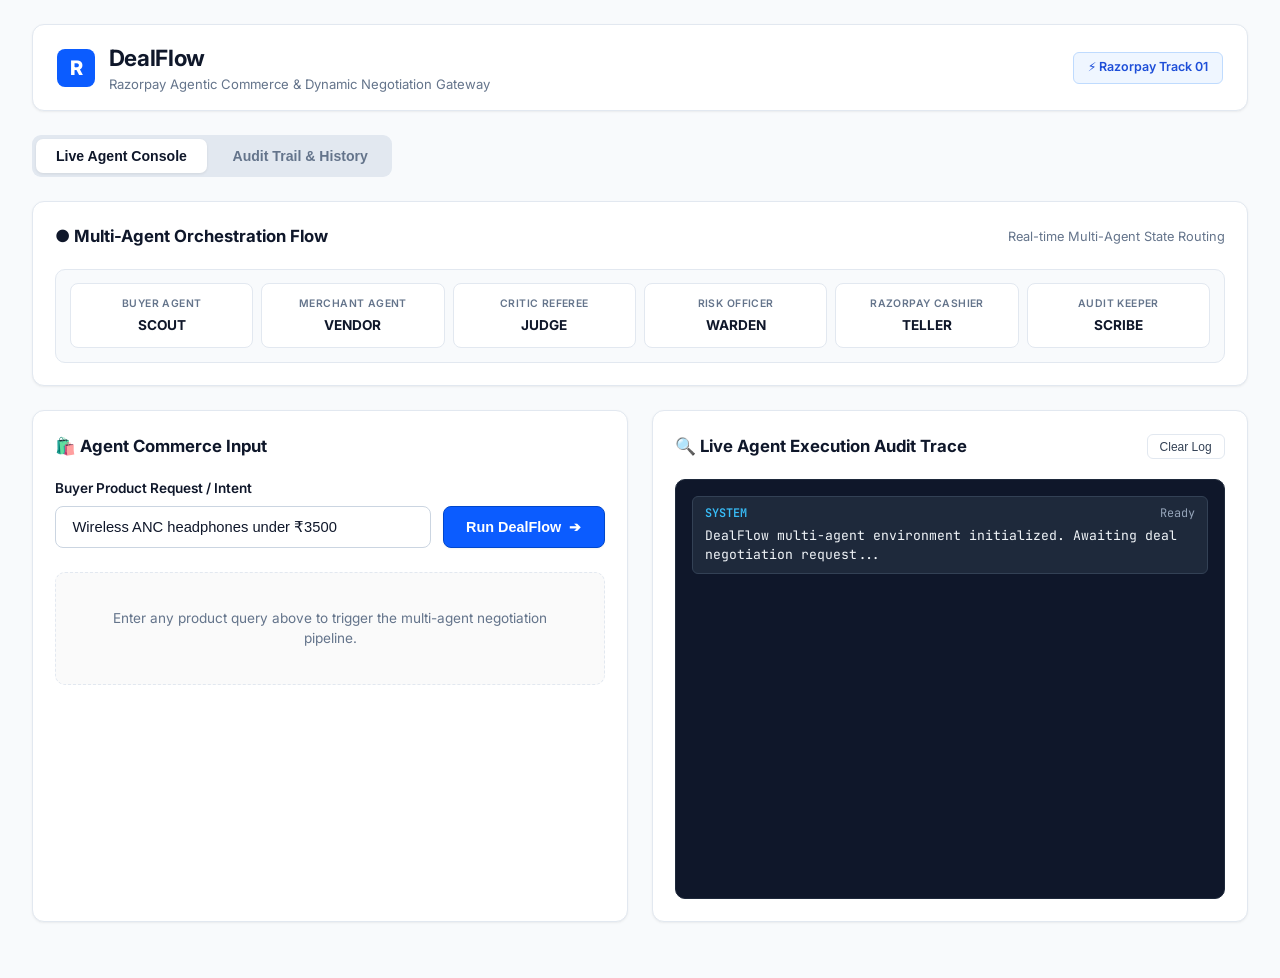
<file: frontend/index.html>
<!DOCTYPE html>
<html lang="en">
<head>
  <meta charset="UTF-8">
  <meta name="viewport" content="width=device-width, initial-scale=1.0">
  <title>DealFlow | Razorpay Agentic Commerce Platform</title>
  <link rel="stylesheet" href="styles.css">
  <link rel="preconnect" href="https://fonts.googleapis.com">
  <link rel="preconnect" href="https://fonts.gstatic.com" crossorigin>
  <link href="https://fonts.googleapis.com/css2?family=Inter:wght@400;500;600;700;800&family=JetBrains+Mono:wght@400;500;600&display=swap" rel="stylesheet">
</head>
<body>

  <div class="container">
    <!-- Razorpay Corporate Header -->
    <header>
      <div class="logo-area">
        <div class="logo-icon">R</div>
        <div class="logo-title">
          <h1>DealFlow</h1>
          <div class="logo-subtitle">Razorpay Agentic Commerce & Dynamic Negotiation Gateway</div>
        </div>
      </div>
      <div class="header-badges">
        <span class="badge badge-rzp">⚡ Razorpay Track 01</span>
      </div>
    </header>

    <!-- Navigation Tabs -->
    <div class="nav-tabs">
      <button class="tab-btn active" onclick="switchTab('dashboard')">Live Agent Console</button>
      <button class="tab-btn" onclick="switchTab('history')">Audit Trail & History</button>
    </div>

    <!-- TAB 1: Live Control Console -->
    <div id="tab-dashboard" class="tab-content">
      
      <!-- Multi-Agent Graph Diagram -->
      <div class="glass-card" style="margin-bottom: 1.5rem;">
        <div class="card-header">
          <div class="card-title">● Multi-Agent Orchestration Flow</div>
          <span style="font-size: 0.8rem; color: var(--rzp-text-muted);">Real-time Multi-Agent State Routing</span>
        </div>

        <div class="agent-flow-graph">
          <div class="agent-node" id="node-SCOUT">
            <div class="node-role">Buyer Agent</div>
            <div class="node-name">SCOUT</div>
          </div>
          <div class="agent-node" id="node-VENDOR">
            <div class="node-role">Merchant Agent</div>
            <div class="node-name">VENDOR</div>
          </div>
          <div class="agent-node" id="node-JUDGE">
            <div class="node-role">Critic Referee</div>
            <div class="node-name">JUDGE</div>
          </div>
          <div class="agent-node" id="node-WARDEN">
            <div class="node-role">Risk Officer</div>
            <div class="node-name">WARDEN</div>
          </div>
          <div class="agent-node" id="node-TELLER">
            <div class="node-role">Razorpay Cashier</div>
            <div class="node-name">TELLER</div>
          </div>
          <div class="agent-node" id="node-SCRIBE">
            <div class="node-role">Audit Keeper</div>
            <div class="node-name">SCRIBE</div>
          </div>
        </div>
      </div>

      <!-- Main Layout Grid -->
      <div class="grid-main">
        
        <!-- Left Column: Input Console -->
        <div class="glass-card">
          <div class="card-header">
            <div class="card-title">🛍️ Agent Commerce Input</div>
          </div>

          <div class="prompt-area">
            <label for="promptInput">Buyer Product Request / Intent</label>
            <div class="input-group">
              <input type="text" id="promptInput" class="prompt-input" placeholder="e.g. Wireless ANC headphones under ₹3500" value="Wireless ANC headphones under ₹3500">
              <button id="negotiateBtn" class="btn-primary" onclick="runNegotiation()">
                <span>Run DealFlow</span> ➔
              </button>
            </div>
          </div>

          <!-- Negotiated Offer Output / Fallback Card -->
          <div id="outputArea" style="margin-top: 1.5rem;">
            <div style="font-size: 0.85rem; color: var(--rzp-text-muted); text-align: center; padding: 2.2rem; border: 1px dashed var(--rzp-border); border-radius: 10px; background: #fafafa;">
              Enter any product query above to trigger the multi-agent negotiation pipeline.
            </div>
          </div>
        </div>

        <!-- Right Column: Live Decision Trace Log -->
        <div class="glass-card">
          <div class="card-header">
            <div class="card-title">🔍 Live Agent Execution Audit Trace</div>
            <button class="chip-btn" onclick="clearConsole()" style="font-size: 0.75rem;">Clear Log</button>
          </div>

          <div id="logConsole" class="log-console">
            <div class="log-entry SYSTEM">
              <div class="log-header">
                <span class="log-agent">SYSTEM</span>
                <span>Ready</span>
              </div>
              <div class="log-msg">DealFlow multi-agent environment initialized. Awaiting deal negotiation request...</div>
            </div>
          </div>
        </div>

      </div>
    </div>

    <!-- TAB 2: Audit Trail & History -->
    <div id="tab-history" class="tab-content hidden">
      <div class="glass-card">
        <div class="card-header">
          <div class="card-title">Historical Negotiation Audit Trail</div>
          <button class="btn-primary" onclick="loadHistory()" style="padding: 0.45rem 1.1rem; font-size: 0.82rem;">Refresh Records</button>
        </div>

        <table class="history-table">
          <thead>
            <tr>
              <th>ID</th>
              <th>Prompt</th>
              <th>Status</th>
              <th>Price (INR)</th>
              <th>Razorpay Order</th>
              <th>Loops</th>
              <th>Timestamp</th>
            </tr>
          </thead>
          <tbody id="historyBody">
            <tr>
              <td colspan="7" style="text-align: center; color: var(--rzp-text-muted); padding: 2rem;">Loading audit records from SQLite...</td>
            </tr>
          </tbody>
        </table>
      </div>
    </div>

  </div>

  <script src="app.js"></script>
</body>
</html>
</file>
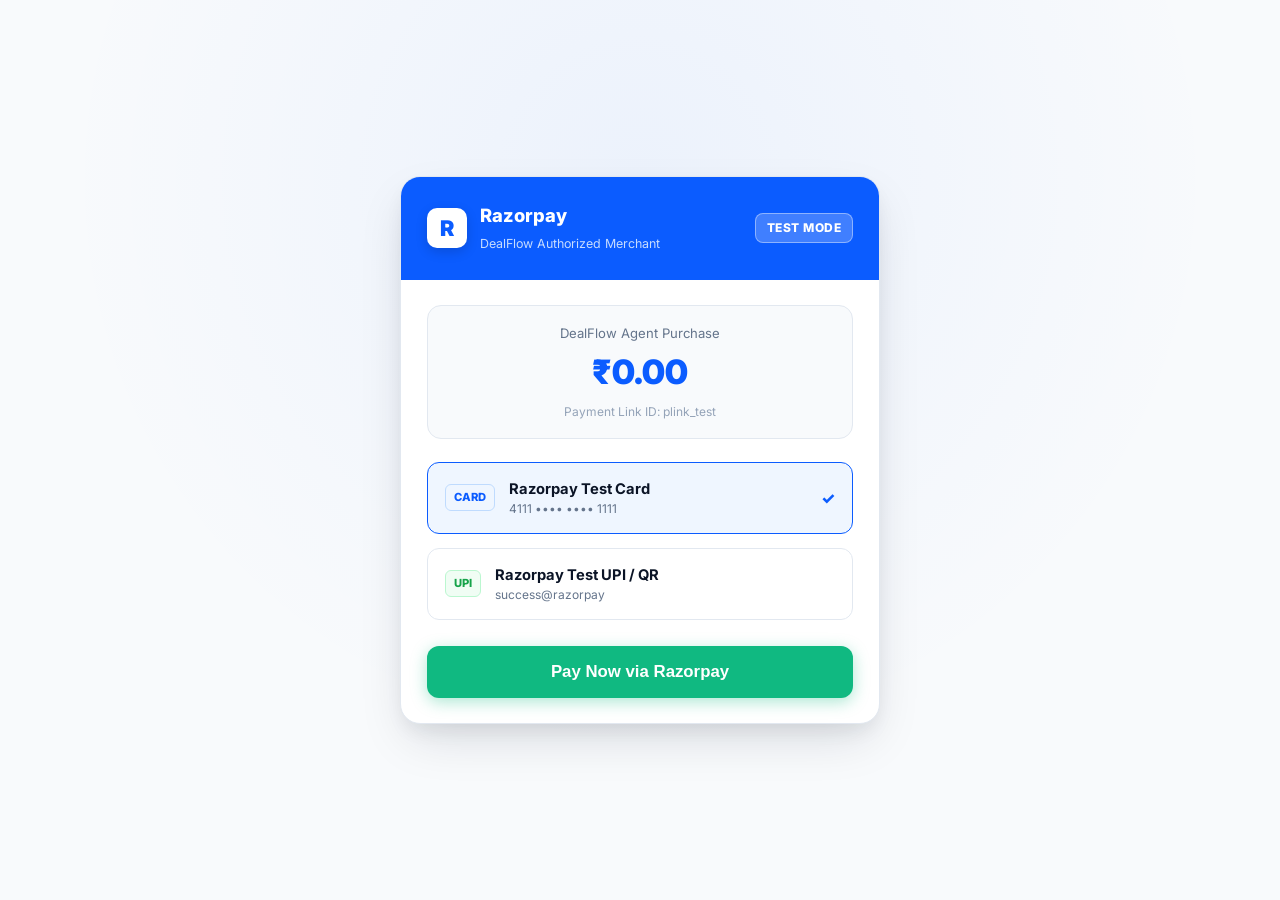
<file: frontend/checkout.html>
<!DOCTYPE html>
<html lang="en">
<head>
  <meta charset="UTF-8">
  <meta name="viewport" content="width=device-width, initial-scale=1.0">
  <title>Razorpay Payment Gateway (Test Mode) | DealFlow</title>
  <link rel="stylesheet" href="styles.css">
  <style>
    body {
      background: #f8fafc;
      background-image: 
        radial-gradient(circle at 50% 20%, rgba(11, 92, 255, 0.05) 0px, transparent 60%);
      display: flex;
      justify-content: center;
      align-items: center;
      min-height: 100vh;
      margin: 0;
      padding: 1.5rem;
    }
    .checkout-modal {
      background: #ffffff;
      border: 1px solid #e2e8f0;
      border-radius: 20px;
      width: 100%;
      max-width: 480px;
      overflow: hidden;
      box-shadow: 0 20px 50px -10px rgba(11, 20, 38, 0.15), 0 10px 20px -5px rgba(11, 20, 38, 0.08);
    }
    .rzp-header {
      background: #0b5cff;
      padding: 1.6rem;
      color: #ffffff;
      display: flex;
      justify-content: space-between;
      align-items: center;
    }
    .rzp-brand {
      display: flex;
      align-items: center;
      gap: 0.85rem;
    }
    .rzp-logo {
      width: 40px;
      height: 40px;
      background: #ffffff;
      border-radius: 10px;
      display: flex;
      align-items: center;
      justify-content: center;
      font-weight: 900;
      color: #0b5cff;
      font-size: 1.35rem;
      box-shadow: 0 4px 12px rgba(0, 0, 0, 0.15);
    }
    .rzp-title h3 {
      font-size: 1.15rem;
      font-weight: 800;
      margin: 0;
      color: #ffffff;
    }
    .rzp-title span {
      font-size: 0.78rem;
      opacity: 0.9;
      color: #dbeafe;
    }
    .rzp-test-badge {
      background: rgba(255, 255, 255, 0.22);
      border: 1px solid rgba(255, 255, 255, 0.4);
      padding: 0.3rem 0.7rem;
      border-radius: 8px;
      font-size: 0.75rem;
      font-weight: 800;
      letter-spacing: 0.5px;
      color: #ffffff;
    }
    .rzp-body {
      padding: 1.6rem;
    }
    .amount-display {
      background: #f8fafc;
      border: 1px solid #e2e8f0;
      border-radius: 14px;
      padding: 1.1rem;
      text-align: center;
      margin-bottom: 1.4rem;
    }
    .amount-label {
      font-size: 0.82rem;
      color: #64748b;
    }
    .amount-value {
      font-size: 2.1rem;
      font-weight: 900;
      color: #0b5cff;
      margin-top: 0.2rem;
    }
    .payment-methods {
      display: flex;
      flex-direction: column;
      gap: 0.85rem;
      margin-bottom: 1.6rem;
    }
    .method-card {
      background: #ffffff;
      border: 1px solid #e2e8f0;
      border-radius: 12px;
      padding: 0.95rem 1.1rem;
      display: flex;
      align-items: center;
      justify-content: space-between;
      cursor: pointer;
      transition: all 0.2s;
    }
    .method-card:hover, .method-card.selected {
      border-color: #0b5cff;
      background: #eff6ff;
    }
    .method-info {
      display: flex;
      align-items: center;
      gap: 0.85rem;
    }
    .method-icon {
      font-size: 1.4rem;
    }
    .method-name {
      font-weight: 700;
      font-size: 0.92rem;
      color: #0b1426;
    }
    .pay-now-btn {
      width: 100%;
      background: #10b981;
      border: none;
      color: #ffffff;
      padding: 1rem;
      border-radius: 12px;
      font-weight: 800;
      font-size: 1.05rem;
      cursor: pointer;
      box-shadow: 0 4px 16px rgba(16, 185, 129, 0.35);
      transition: all 0.25s;
    }
    .pay-now-btn:hover {
      background: #059669;
      box-shadow: 0 6px 20px rgba(16, 185, 129, 0.45);
      transform: translateY(-1px);
    }
    .success-screen {
      text-align: center;
      padding: 2.2rem 1rem;
    }
    .success-icon {
      width: 68px;
      height: 68px;
      background: #ecfdf5;
      color: #10b981;
      border-radius: 50%;
      display: flex;
      align-items: center;
      justify-content: center;
      font-size: 2.2rem;
      margin: 0 auto 1.1rem;
      border: 2px solid #10b981;
      box-shadow: 0 4px 14px rgba(16, 185, 129, 0.25);
    }
  </style>
</head>
<body>

  <div class="checkout-modal">
    <!-- Header -->
    <div class="rzp-header">
      <div class="rzp-brand">
        <div class="rzp-logo">R</div>
        <div class="rzp-title">
          <h3>Razorpay</h3>
          <span>DealFlow Authorized Merchant</span>
        </div>
      </div>
      <span class="rzp-test-badge">TEST MODE</span>
    </div>

    <!-- Body -->
    <div class="rzp-body" id="checkoutContent">
      <div class="amount-display">
        <div class="amount-label" id="descText">Negotiated Agent Purchase</div>
        <div class="amount-value" id="amountText">₹0.00</div>
        <div style="font-size: 0.75rem; color: #94a3b8; margin-top: 0.35rem;" id="linkIdText">Link ID: --</div>
      </div>

      <div class="payment-methods">
        <div class="method-card selected" onclick="selectMethod(this, 'card')">
          <div class="method-info">
            <div style="background: #eff6ff; color: #0b5cff; border: 1px solid #bfdbfe; font-size: 0.7rem; font-weight: 800; padding: 0.25rem 0.5rem; border-radius: 6px;">CARD</div>
            <div>
              <div class="method-name">Razorpay Test Card</div>
              <div style="font-size: 0.75rem; color: #64748b;">4111 •••• •••• 1111</div>
            </div>
          </div>
          <span style="color: #0b5cff; font-weight: 800;">✓</span>
        </div>

        <div class="method-card" onclick="selectMethod(this, 'upi')">
          <div class="method-info">
            <div style="background: #f0fdf4; color: #16a34a; border: 1px solid #bbf7d0; font-size: 0.7rem; font-weight: 800; padding: 0.25rem 0.5rem; border-radius: 6px;">UPI</div>
            <div>
              <div class="method-name">Razorpay Test UPI / QR</div>
              <div style="font-size: 0.75rem; color: #64748b;">success@razorpay</div>
            </div>
          </div>
        </div>
      </div>

      <button id="paySubmitBtn" class="pay-now-btn" onclick="executeSelectedPayment()">
        Pay Now via Razorpay
      </button>
    </div>
  </div>

  <script>
    const params = new URLSearchParams(window.location.search);
    const amount = params.get('amount') || '0.00';
    const desc = params.get('desc') || 'DealFlow Agent Purchase';
    const linkId = params.get('link_id') || 'plink_test';

    document.getElementById('amountText').innerText = `₹${parseFloat(amount).toFixed(2)}`;
    document.getElementById('descText').innerText = decodeURIComponent(desc);
    document.getElementById('linkIdText').innerText = `Payment Link ID: ${linkId}`;

    function selectMethod(el, method) {
      document.querySelectorAll('.method-card').forEach(c => {
        c.classList.remove('selected');
        c.querySelector('span:last-child')?.remove();
      });
      el.classList.add('selected');
      const check = document.createElement('span');
      check.style.color = '#0b5cff';
      check.style.fontWeight = '800';
      check.innerText = '✓';
      el.appendChild(check);
    }

    function executeSelectedPayment() {
      processPayment();
    }

    function processPayment() {
      const content = document.getElementById('checkoutContent');
      content.innerHTML = `
        <div style="text-align: center; padding: 3.2rem 1rem;">
          <div class="pulse-dot" style="width: 26px; height: 26px; margin: 0 auto 1.2rem; background: #0b5cff; box-shadow: 0 0 15px #0b5cff;"></div>
          <div style="font-size: 1.15rem; font-weight: 800; color: #0b1426;">Authorizing with Razorpay Gateway...</div>
          <div style="font-size: 0.84rem; color: #64748b; margin-top: 0.5rem;">Token verification in progress</div>
        </div>
      `;

      setTimeout(() => {
        const payId = 'pay_' + Math.random().toString(36).substring(2, 12);
        content.innerHTML = `
          <div class="success-screen">
            <div class="success-icon">✓</div>
            <h3 style="font-size: 1.45rem; color: #10b981; margin-bottom: 0.5rem;">Payment Successful!</h3>
            <p style="font-size: 0.9rem; color: #334155;">Razorpay Payment ID: <strong>${payId}</strong></p>
            <div style="background: #ecfdf5; border: 1px solid #a7f3d0; padding: 1.1rem; border-radius: 12px; margin: 1.6rem 0; font-size: 0.88rem; color: #047857;">
              Captured ₹${parseFloat(amount).toFixed(2)} via Razorpay Test Mode. Transaction logged to DealFlow SQLite database.
            </div>
            <button class="pay-now-btn" onclick="window.location.href='/'">
              Return to DealFlow Control Center ➔
            </button>
          </div>
        `;
      }, 1200);
    }
  </script>
</body>
</html>
</file>
<file: frontend/styles.css>
/* Razorpay Official Corporate Design System - Authentic Enterprise Theme */
@import url('https://fonts.googleapis.com/css2?family=Inter:wght@400;500;600;700;800&family=JetBrains+Mono:wght@400;500;600&display=swap');

:root {
  --rzp-bg-body: #f8fafc;
  --rzp-bg-card: #ffffff;
  --rzp-bg-subtle: #f1f5f9;
  --rzp-blue-primary: #0b5cff;
  --rzp-blue-hover: #0047cc;
  --rzp-blue-light: #eff6ff;
  --rzp-blue-border: #bfdbfe;
  --rzp-navy-heading: #0f172a;
  --rzp-text-body: #334155;
  --rzp-text-muted: #64748b;
  --rzp-green: #16a34a;
  --rzp-amber: #d97706;
  --rzp-rose: #dc2626;
  --rzp-border: #e2e8f0;
  --rzp-shadow: 0 1px 3px 0 rgba(0, 0, 0, 0.05), 0 1px 2px -1px rgba(0, 0, 0, 0.05);
  --rzp-shadow-hover: 0 4px 6px -1px rgba(0, 0, 0, 0.05), 0 2px 4px -2px rgba(0, 0, 0, 0.05);
  --font-sans: 'Inter', system-ui, -apple-system, BlinkMacSystemFont, 'Segoe UI', Roboto, sans-serif;
  --font-mono: 'JetBrains Mono', 'Fira Code', Consolas, monospace;
}

* {
  box-sizing: border-box;
  margin: 0;
  padding: 0;
}

body {
  background-color: var(--rzp-bg-body);
  color: var(--rzp-text-body);
  font-family: var(--font-sans);
  min-height: 100vh;
  line-height: 1.5;
}

.container {
  max-width: 1360px;
  margin: 0 auto;
  padding: 1.5rem 2rem;
}

/* Header - Razorpay Corporate Header */
header {
  display: flex;
  justify-content: space-between;
  align-items: center;
  padding: 1rem 1.5rem;
  background: #ffffff;
  border: 1px solid var(--rzp-border);
  border-radius: 12px;
  margin-bottom: 1.5rem;
  box-shadow: var(--rzp-shadow);
}

.logo-area {
  display: flex;
  align-items: center;
  gap: 0.85rem;
}

.logo-icon {
  width: 38px;
  height: 38px;
  background: var(--rzp-blue-primary);
  border-radius: 8px;
  display: flex;
  align-items: center;
  justify-content: center;
  font-weight: 800;
  font-size: 1.25rem;
  color: #ffffff;
}

.logo-title h1 {
  font-size: 1.4rem;
  font-weight: 700;
  letter-spacing: -0.3px;
  color: var(--rzp-navy-heading);
}

.logo-subtitle {
  font-size: 0.82rem;
  color: var(--rzp-text-muted);
}

.header-badges {
  display: flex;
  align-items: center;
  gap: 0.75rem;
}

.badge {
  padding: 0.35rem 0.85rem;
  border-radius: 6px;
  font-size: 0.78rem;
  font-weight: 600;
  display: inline-flex;
  align-items: center;
  gap: 0.4rem;
}

.badge-rzp {
  background: var(--rzp-blue-light);
  color: #1d4ed8;
  border: 1px solid var(--rzp-blue-border);
}

/* Segmented Control Nav Tabs */
.nav-tabs {
  display: flex;
  gap: 0.35rem;
  margin-bottom: 1.5rem;
  background: #e2e8f0;
  padding: 0.25rem;
  border-radius: 9px;
  width: fit-content;
}

.tab-btn {
  background: transparent;
  border: none;
  color: var(--rzp-text-muted);
  padding: 0.55rem 1.25rem;
  border-radius: 7px;
  cursor: pointer;
  font-size: 0.88rem;
  font-weight: 600;
  transition: all 0.15s ease;
}

.tab-btn:hover {
  color: var(--rzp-navy-heading);
}

.tab-btn.active {
  color: var(--rzp-navy-heading);
  background: #ffffff;
  box-shadow: 0 1px 3px rgba(0, 0, 0, 0.08);
}

/* Layout Grid */
.grid-main {
  display: grid;
  grid-template-columns: 1fr 1fr;
  gap: 1.5rem;
  margin-bottom: 2rem;
}

@media (max-width: 1024px) {
  .grid-main {
    grid-template-columns: 1fr;
  }
}

/* Enterprise White Card */
.glass-card {
  background: #ffffff;
  border: 1px solid var(--rzp-border);
  border-radius: 12px;
  padding: 1.4rem;
  box-shadow: var(--rzp-shadow);
  transition: all 0.2s ease;
}

.glass-card:hover {
  box-shadow: var(--rzp-shadow-hover);
  border-color: #cbd5e1;
}

.card-header {
  display: flex;
  justify-content: space-between;
  align-items: center;
  margin-bottom: 1.2rem;
}

.card-title {
  font-size: 1.05rem;
  font-weight: 700;
  display: flex;
  align-items: center;
  gap: 0.5rem;
  color: var(--rzp-navy-heading);
}

/* Multi-Agent Graph Diagram */
.agent-flow-graph {
  display: grid;
  grid-template-columns: repeat(6, 1fr);
  gap: 0.5rem;
  background: var(--rzp-bg-body);
  border: 1px solid var(--rzp-border);
  border-radius: 10px;
  padding: 0.85rem;
  margin-top: 0.5rem;
}

.agent-node {
  background: #ffffff;
  border: 1px solid var(--rzp-border);
  border-radius: 8px;
  padding: 0.75rem 0.4rem;
  text-align: center;
  transition: all 0.2s ease;
}

.agent-node .node-role {
  font-size: 0.65rem;
  color: var(--rzp-text-muted);
  text-transform: uppercase;
  letter-spacing: 0.04em;
  font-weight: 600;
}

.agent-node .node-name {
  font-size: 0.85rem;
  font-weight: 700;
  margin-top: 0.2rem;
  color: var(--rzp-navy-heading);
}

.agent-node.active {
  border-color: #2563eb;
  background: #eff6ff;
  box-shadow: 0 1px 4px rgba(37, 99, 235, 0.12);
}

.agent-node.active .node-name {
  color: #1d4ed8;
}

.agent-node.done {
  border-color: #16a34a;
  background: #f0fdf4;
}

.agent-node.done .node-name {
  color: #15803d;
}

.agent-node.vetoed {
  border-color: #dc2626;
  background: #fef2f2;
}

.agent-node.vetoed .node-name {
  color: #b91c1c;
}

/* Prompt Form */
.prompt-area {
  margin-bottom: 1.25rem;
}

.prompt-area label {
  display: block;
  font-size: 0.85rem;
  font-weight: 600;
  color: var(--rzp-navy-heading);
  margin-bottom: 0.45rem;
}

.input-group {
  display: flex;
  gap: 0.75rem;
}

.prompt-input {
  flex: 1;
  background: #ffffff;
  border: 1px solid #cbd5e1;
  border-radius: 8px;
  padding: 0.75rem 1rem;
  color: var(--rzp-navy-heading);
  font-size: 0.92rem;
  outline: none;
  transition: all 0.15s ease;
}

.prompt-input:focus {
  border-color: #2563eb;
  box-shadow: 0 0 0 3px rgba(37, 99, 235, 0.12);
}

.btn-primary {
  background: var(--rzp-blue-primary);
  border: 1px solid var(--rzp-blue-hover);
  color: #ffffff;
  padding: 0.75rem 1.4rem;
  border-radius: 8px;
  font-weight: 600;
  font-size: 0.9rem;
  cursor: pointer;
  transition: background 0.15s ease;
  display: flex;
  align-items: center;
  gap: 0.5rem;
  box-shadow: 0 1px 2px 0 rgba(0, 0, 0, 0.05);
}

.btn-primary:hover {
  background: var(--rzp-blue-hover);
}

.btn-primary:disabled {
  opacity: 0.6;
  cursor: not-allowed;
}

/* Log Console - Clean Developer Audit Trace */
.log-console {
  background: #0f172a;
  border: 1px solid #1e293b;
  border-radius: 10px;
  padding: 1rem;
  font-family: var(--font-mono);
  font-size: 0.82rem;
  height: 420px;
  overflow-y: auto;
  display: flex;
  flex-direction: column;
  gap: 0.6rem;
}

.log-entry {
  padding: 0.55rem 0.75rem;
  border-radius: 6px;
  background: #1e293b;
  border: 1px solid #334155;
  line-height: 1.45;
}

.log-header {
  display: flex;
  justify-content: space-between;
  font-size: 0.74rem;
  color: #94a3b8;
  margin-bottom: 0.2rem;
}

.log-agent {
  font-weight: 600;
  color: #38bdf8;
}

.log-msg {
  color: #f1f5f9;
}

/* Result Offer Card */
.offer-card {
  background: #ffffff;
  border: 1px solid #bfdbfe;
  border-radius: 10px;
  padding: 1.25rem;
  margin-top: 1rem;
  box-shadow: 0 1px 3px rgba(0, 0, 0, 0.05);
}

.offer-header {
  display: flex;
  justify-content: space-between;
  align-items: center;
  border-bottom: 1px solid var(--rzp-border);
  padding-bottom: 0.75rem;
  margin-bottom: 0.75rem;
}

.product-row {
  display: flex;
  justify-content: space-between;
  align-items: center;
  margin-bottom: 0.5rem;
}

.product-name {
  font-size: 0.92rem;
  font-weight: 600;
  color: var(--rzp-navy-heading);
}

.product-price {
  font-weight: 600;
  color: var(--rzp-blue-primary);
}

.upsell-box {
  background: var(--rzp-blue-light);
  border: 1px dashed var(--rzp-blue-border);
  border-radius: 8px;
  padding: 0.75rem;
  margin: 0.75rem 0;
}

.upsell-tag {
  font-size: 0.68rem;
  background: var(--rzp-blue-primary);
  color: #ffffff;
  font-weight: 700;
  padding: 0.15rem 0.45rem;
  border-radius: 4px;
  text-transform: uppercase;
  margin-bottom: 0.3rem;
  display: inline-block;
}

.total-row {
  display: flex;
  justify-content: space-between;
  align-items: center;
  font-size: 1.1rem;
  font-weight: 700;
  margin-top: 1rem;
  padding-top: 0.75rem;
  border-top: 1px solid var(--rzp-border);
  color: var(--rzp-navy-heading);
}

.total-amount {
  color: var(--rzp-blue-primary);
  font-size: 1.25rem;
}

.pay-btn {
  display: block;
  width: 100%;
  text-align: center;
  background: var(--rzp-blue-primary);
  color: #ffffff;
  font-weight: 700;
  font-size: 0.95rem;
  padding: 0.85rem;
  border-radius: 8px;
  text-decoration: none;
  margin-top: 1rem;
  box-shadow: 0 1px 2px rgba(0, 0, 0, 0.05);
  transition: background 0.15s ease;
}

.pay-btn:hover {
  background: var(--rzp-blue-hover);
}

.alert-fallback {
  background: #fef2f2;
  border: 1px solid #fecdd3;
  border-radius: 8px;
  padding: 1rem;
  color: #991b1b;
  font-size: 0.88rem;
  margin-top: 1rem;
}

/* History Table */
.history-table {
  width: 100%;
  border-collapse: collapse;
  margin-top: 0.75rem;
}

.history-table th, .history-table td {
  padding: 0.75rem 1rem;
  text-align: left;
  border-bottom: 1px solid var(--rzp-border);
  font-size: 0.85rem;
}

.history-table th {
  color: var(--rzp-text-muted);
  font-weight: 600;
  background: var(--rzp-bg-body);
}

.chip-btn {
  background: #ffffff;
  border: 1px solid var(--rzp-border);
  color: var(--rzp-text-body);
  padding: 0.3rem 0.75rem;
  border-radius: 6px;
  font-size: 0.78rem;
  cursor: pointer;
  transition: all 0.15s ease;
}

.chip-btn:hover {
  background: var(--rzp-bg-subtle);
  border-color: #cbd5e1;
}

.hidden {
  display: none !important;
}
</file>
